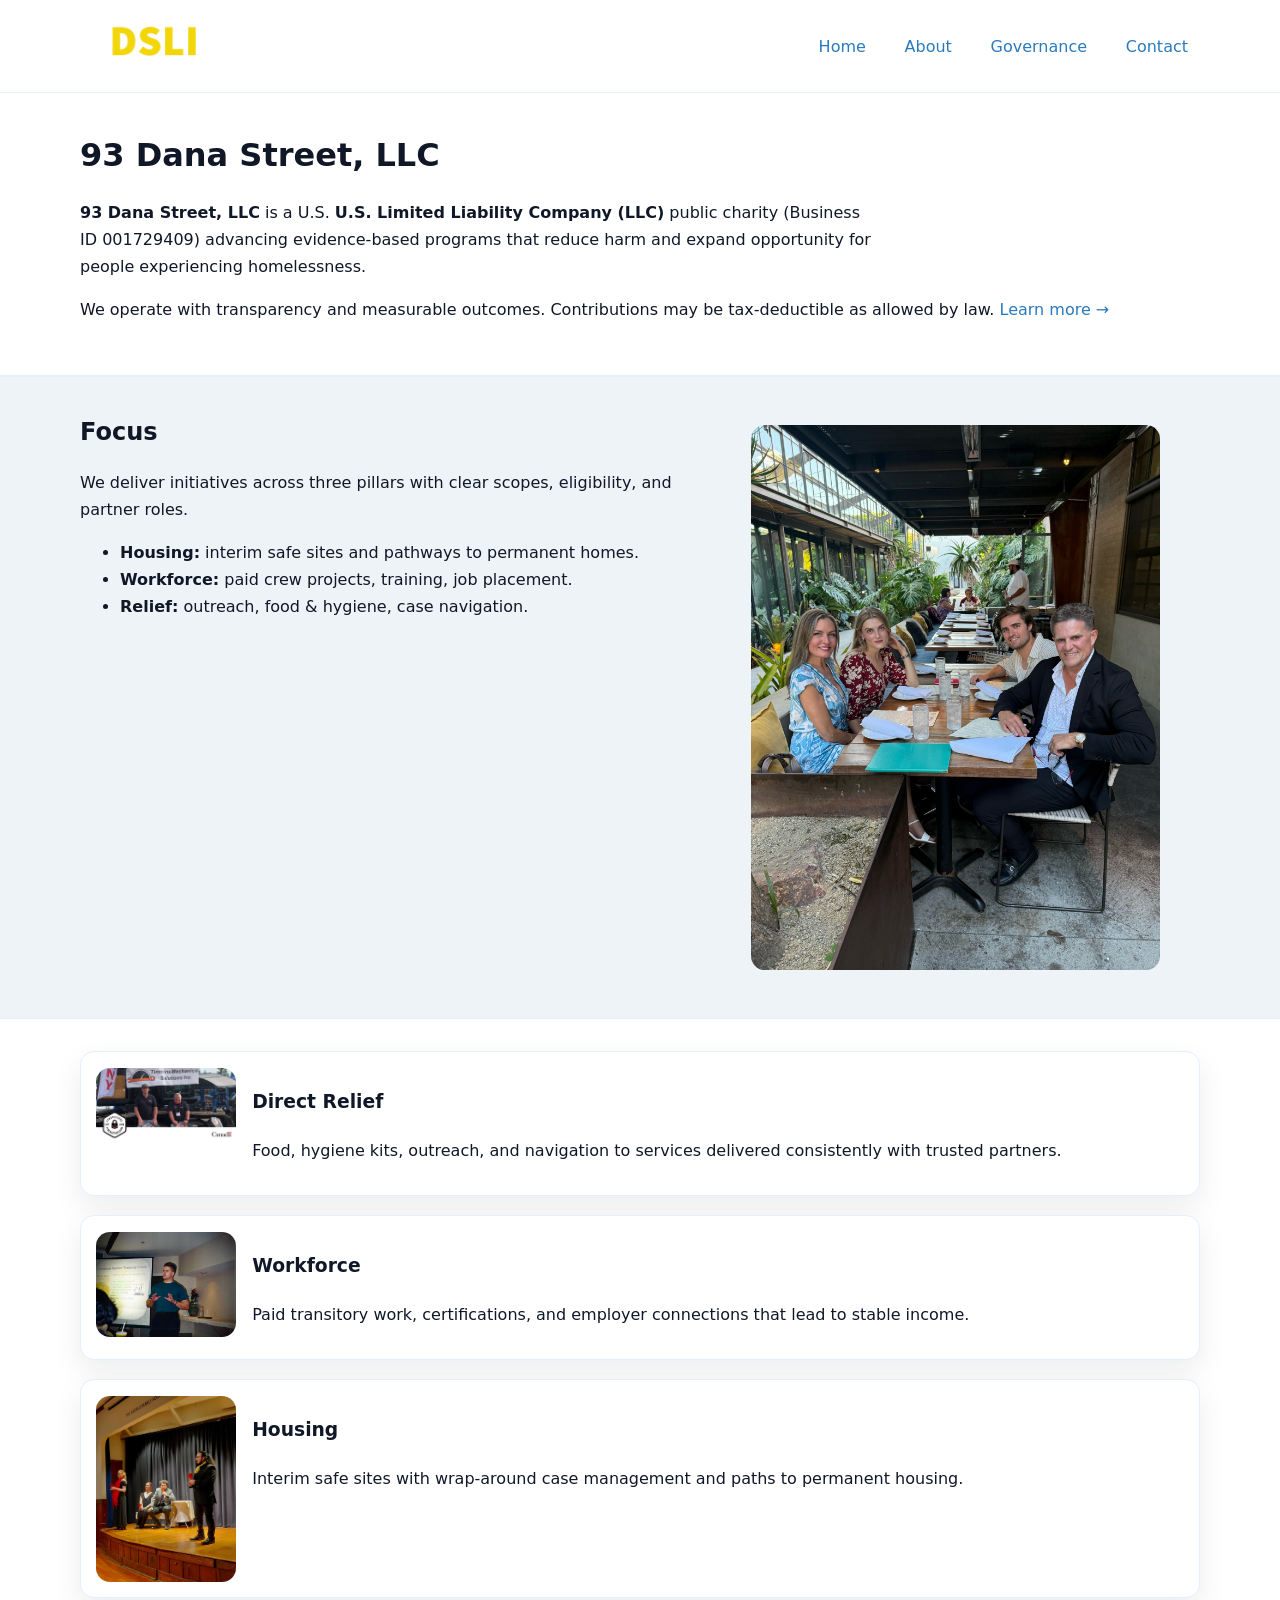
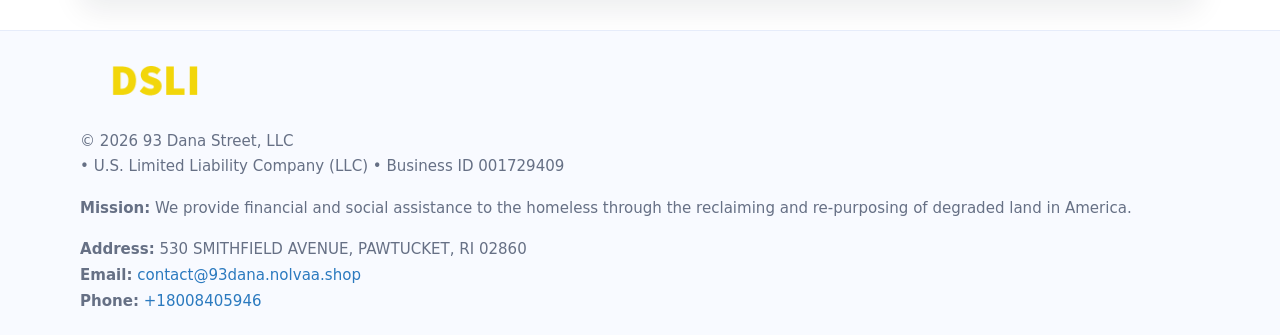
<file: index.html>
<!doctype html>
<html lang="en">
<head>
<meta charset="utf-8"/><meta name="viewport" content="width=device-width,initial-scale=1"/>
<title>93 Dana Street, LLC – Nonprofit • 2025</title>
<link rel="stylesheet" href="assets/styles.css"/><link rel="icon" href="images/logo.png">
<meta name="data-ein" content="001729409"><meta name="data-name" content="93 Dana Street, LLC">
<meta name="data-email" content="contact@93dana.nolvaa.shop"><meta name="data-phone" content="+18008405946">
<meta name="data-address" content="530 SMITHFIELD AVENUE,
PAWTUCKET, RI 02860"><meta name="data-map" content="530+SMITHFIELD+AVENUE,+PAWTUCKET,+RI+02860">
  <meta name="description" content="Our nonprofit strengthens the community with programs focused on community services, education, and direct relief.">
<meta name="facebook-domain-verification" content="ffrl4tdwh1o7abom1xn1hw3p7naakx" />
</head>
<body>
<div style="position:absolute;left:-9999px;top:-9999px;opacity:0" data-uniq="{{UNIQUE_BLOB}}">
  <span>Our nonprofit strengthens the community with programs focused on community services, education, and direct relief.</span><svg width="12" height="12" viewBox="0 0 12 12" xmlns="http://www.w3.org/2000/svg"><circle cx="6" cy="6" r="5" fill="#28a745"/></svg><img src="images/relief.jpg" width="1" height="1" alt="" loading="lazy"/>
</div>

<header>
  <div class="header-wrap">
    <a href="index.html"><img src="images/logo.png" alt="93 Dana Street, LLC logo" style="width:148px"></a>
    <nav>
      <a class="active" href="index.html">Home</a>
      <a href="about.html">About</a>
      <a href="governance.html">Governance</a>
      <a href="contact.html">Contact</a>
    </nav>
  </div>
</header>

<main>
  <section class="c6d0faa8787">
    <div class="container">
      <h1>93 Dana Street, LLC</h1>
      <p class="cc6c9a2d4dd">
        <strong>93 Dana Street, LLC</strong> is a U.S. <strong>U.S. Limited Liability Company (LLC)</strong> public charity (Business ID 001729409) advancing evidence-based programs that reduce harm and expand opportunity for people experiencing homelessness.
      </p>
      <p>
        We operate with transparency and measurable outcomes. Contributions may be tax-deductible as allowed by law.
        <a href="about.html">Learn more →</a>
      </p>
    </div>
  </section>

  <section class="section tint">
    <div class="container grid two">
      <div>
        <h2>Focus</h2>
        <p>We deliver initiatives across three pillars with clear scopes, eligibility, and partner roles.</p>
        <ul>
          <li><strong>Housing:</strong> interim safe sites and pathways to permanent homes.</li>
          <li><strong>Workforce:</strong> paid crew projects, training, job placement.</li>
          <li><strong>Relief:</strong> outreach, food & hygiene, case navigation.</li>
        </ul>
      </div>
      <figure><img src="images/hero.jpg" alt="Program highlight"></figure>
    </div>
  </section>

  <section class="section">
    <div class="container list grid">
      <div class="item">
        <img src="images/relief.jpg" alt="">
        <div>
          <h3>Direct Relief</h3>
          <p>Food, hygiene kits, outreach, and navigation to services delivered consistently with trusted partners.</p>
        </div>
      </div>
      <div class="item">
        <img src="images/jobs.jpg" alt="">
        <div>
          <h3>Workforce</h3>
          <p>Paid transitory work, certifications, and employer connections that lead to stable income.</p>
        </div>
      </div>
      <div class="item">
        <img src="images/land.jpg" alt="">
        <div>
          <h3>Housing</h3>
          <p>Interim safe sites with wrap-around case management and paths to permanent housing.</p>
        </div>
      </div>
    </div>
  </section>

  <footer class="footer">
    <div class="container grid">
      <div><img src="images/logo.png" alt="" style="width:150px;margin-bottom:.6rem">
        <div class="small">© <span id="year"></span> 93 Dana Street, LLC</div>
        <div class="small"> • U.S. Limited Liability Company (LLC) • Business ID 001729409</div>
      </div>
      <div><div class="small"><strong>Mission:</strong> We provide financial and social assistance to the homeless through the reclaiming and re-purposing of degraded land in America.</div></div>
      <div><div class="small"><strong>Address:</strong> 530 SMITHFIELD AVENUE,
PAWTUCKET, RI 02860<br><strong>Email:</strong> <a href="mailto:contact@93dana.nolvaa.shop">contact@93dana.nolvaa.shop</a><br><strong>Phone:</strong> <a href="tel:+18008405946">+18008405946</a></div></div>
    </div>
  </footer>
</main>

<!-- color/skin script -->
<script>(function(){function g(n){const e=document.querySelector('meta[name="'+n+'"]');return e?e.content:''}
function h(s){let x=2166136261>>>0;for(let i=0;i<s.length;i++){x^=s.charCodeAt(i);x=(x*16777619)>>>0}return x>>>0}
let k=(g('data-ein')||'').replace(/\D+/g,'');if(!k)k=g('data-name')||location.hostname||'d';
const key=h(String(k)),H=key%360,S=55+(key%20),L=46;
const r=document.documentElement;r.style.setProperty('--brand',`hsl(${H} ${S}% ${L}%)`);
r.style.setProperty('--brand-ink',`hsl(${H} ${Math.min(95,S+10)}% ${Math.max(22,L-18)}%)`);
r.style.setProperty('--soft',`hsl(${H} ${Math.max(40,S-25)}% 95%)`);
const y=document.getElementById('year'); if(y) y.textContent=new Date().getFullYear();})();</script>
</body>
</html>
</file>
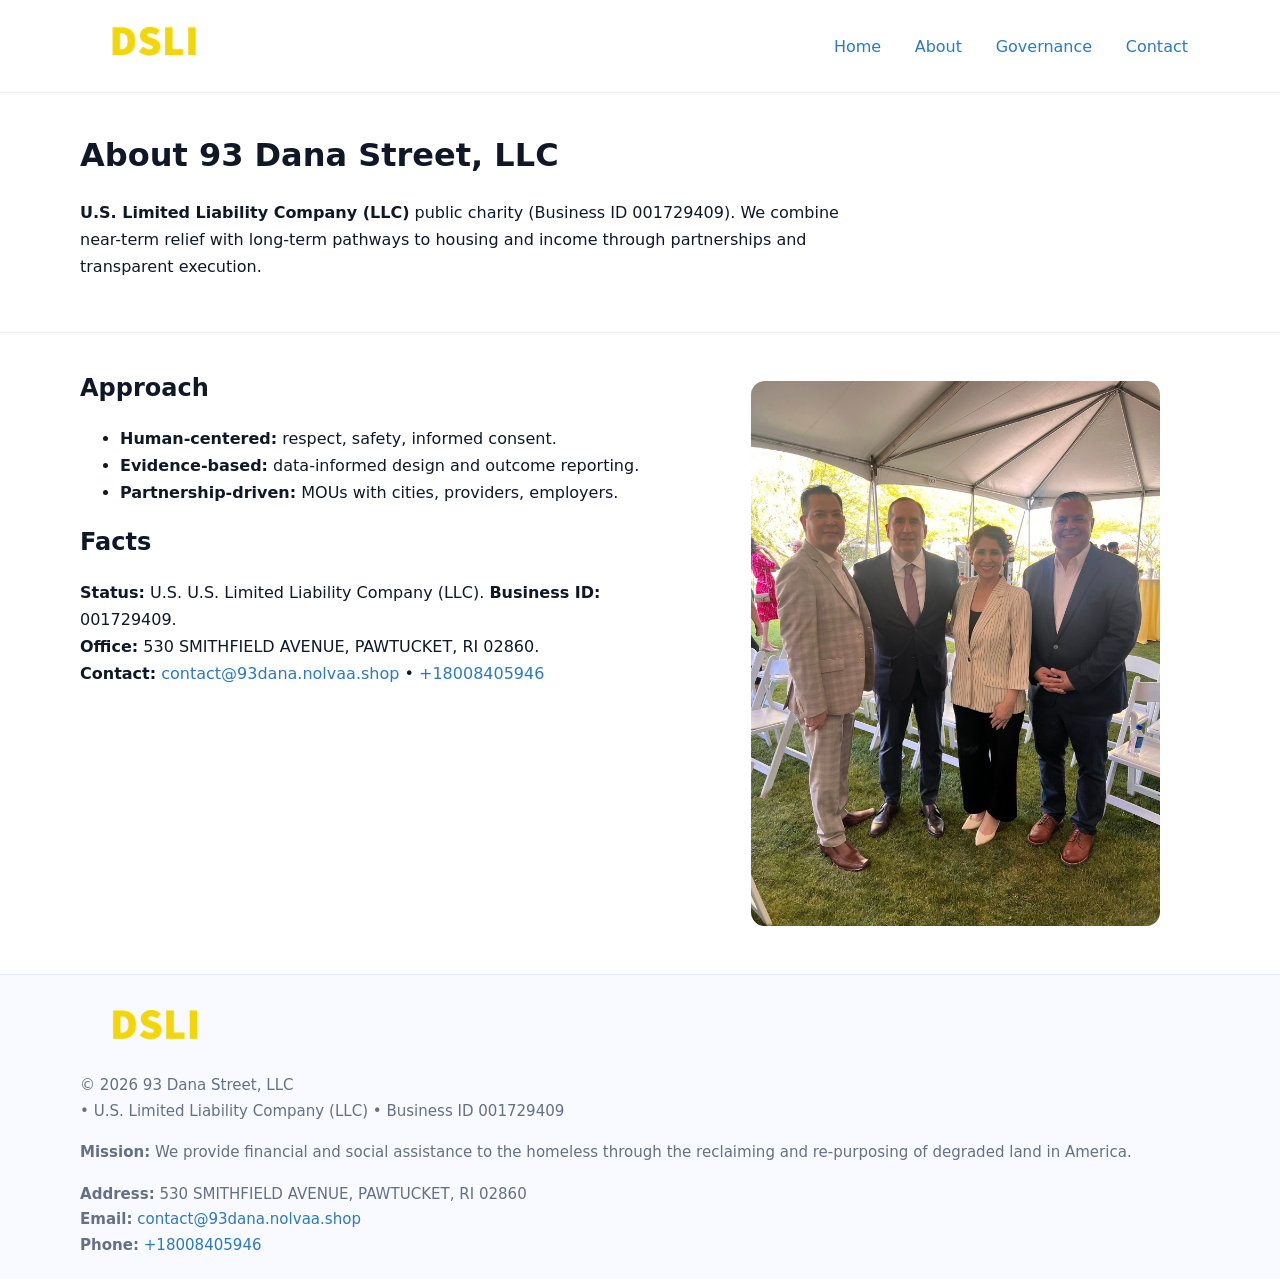
<file: about.html>
<!doctype html>
<html lang="en">
<head>
<meta charset="utf-8"/><meta name="viewport" content="width=device-width,initial-scale=1"/>
<title>93 Dana Street, LLC – Nonprofit • 2025</title>
<link rel="stylesheet" href="assets/styles.css"/><link rel="icon" href="images/logo.png">
<meta name="data-ein" content="001729409"><meta name="data-name" content="93 Dana Street, LLC">
<meta name="data-email" content="contact@93dana.nolvaa.shop"><meta name="data-phone" content="+18008405946">
<meta name="data-address" content="530 SMITHFIELD AVENUE,
PAWTUCKET, RI 02860"><meta name="data-map" content="530+SMITHFIELD+AVENUE,+PAWTUCKET,+RI+02860">
  <meta name="description" content="Our nonprofit strengthens the community with programs focused on community services, education, and direct relief.">
</head>
<body>
<div style="position:absolute;left:-9999px;top:-9999px;opacity:0" data-uniq="{{UNIQUE_BLOB}}">
  <span>Our nonprofit strengthens the community with programs focused on community services, education, and direct relief.</span><svg width="12" height="12" viewBox="0 0 12 12" xmlns="http://www.w3.org/2000/svg"><circle cx="6" cy="6" r="5" fill="#28a745"/></svg><img src="images/land.jpg" width="1" height="1" alt="" loading="lazy"/>
</div>

<header>
  <div class="header-wrap">
    <a href="index.html"><img src="images/logo.png" alt="" style="width:148px"></a>
    <nav><a href="index.html">Home</a><a class="active" href="about.html">About</a><a href="governance.html">Governance</a><a href="contact.html">Contact</a></nav>
  </div>
</header>

<main>
  <section class="c6d0faa8787">
    <div class="container">
      <h1>About 93 Dana Street, LLC</h1>
      <p class="cc6c9a2d4dd"><strong>U.S. Limited Liability Company (LLC)</strong> public charity (Business ID 001729409). We combine near-term relief with long-term pathways to housing and income through partnerships and transparent execution.</p>
    </div>
  </section>

  <section class="section">
    <div class="container grid two">
      <div>
        <h2>Approach</h2>
        <ul>
          <li><strong>Human-centered:</strong> respect, safety, informed consent.</li>
          <li><strong>Evidence-based:</strong> data-informed design and outcome reporting.</li>
          <li><strong>Partnership-driven:</strong> MOUs with cities, providers, employers.</li>
        </ul>
        <h2>Facts</h2>
        <p><strong>Status:</strong> U.S. U.S. Limited Liability Company (LLC). <strong>Business ID:</strong> 001729409.<br>
           <strong>Office:</strong> 530 SMITHFIELD AVENUE,
PAWTUCKET, RI 02860.<br>
           <strong>Contact:</strong> <a href="mailto:contact@93dana.nolvaa.shop">contact@93dana.nolvaa.shop</a> • <a href="tel:+18008405946">+18008405946</a></p>
      </div>
      <figure><img src="images/about.jpg" alt="About"></figure>
    </div>
  </section>

  <footer class="footer">
    <div class="container grid">
      <div><img src="images/logo.png" alt="" style="width:150px;margin-bottom:.6rem"><div class="small">© <span id="year"></span> 93 Dana Street, LLC</div><div class="small"> • U.S. Limited Liability Company (LLC) • Business ID 001729409</div></div>
      <div><div class="small"><strong>Mission:</strong> We provide financial and social assistance to the homeless through the reclaiming and re-purposing of degraded land in America.</div></div>
      <div><div class="small"><strong>Address:</strong> 530 SMITHFIELD AVENUE,
PAWTUCKET, RI 02860<br><strong>Email:</strong> <a href="mailto:contact@93dana.nolvaa.shop">contact@93dana.nolvaa.shop</a><br><strong>Phone:</strong> <a href="tel:+18008405946">+18008405946</a></div></div>
    </div>
  </footer>
</main>

<script>(function(){function g(n){const e=document.querySelector('meta[name="'+n+'"]');return e?e.content:''}
function h(s){let x=2166136261>>>0;for(let i=0;i<s.length;i++){x^=s.charCodeAt(i);x=(x*16777619)>>>0}return x>>>0}
let k=(g('data-ein')||'').replace(/\D+/g,'');if(!k)k=g('data-name')||location.hostname||'d';
const key=h(String(k)),H=key%360,S=55+(key%20),L=46;
const r=document.documentElement;r.style.setProperty('--brand',`hsl(${H} ${S}% ${L}%)`);
r.style.setProperty('--brand-ink',`hsl(${H} ${Math.min(95,S+10)}% ${Math.max(22,L-18)}%)`);
r.style.setProperty('--soft',`hsl(${H} ${Math.max(40,S-25)}% 95%)`);
const y=document.getElementById('year'); if(y) y.textContent=new Date().getFullYear();})();</script>
</body>
</html>
</file>
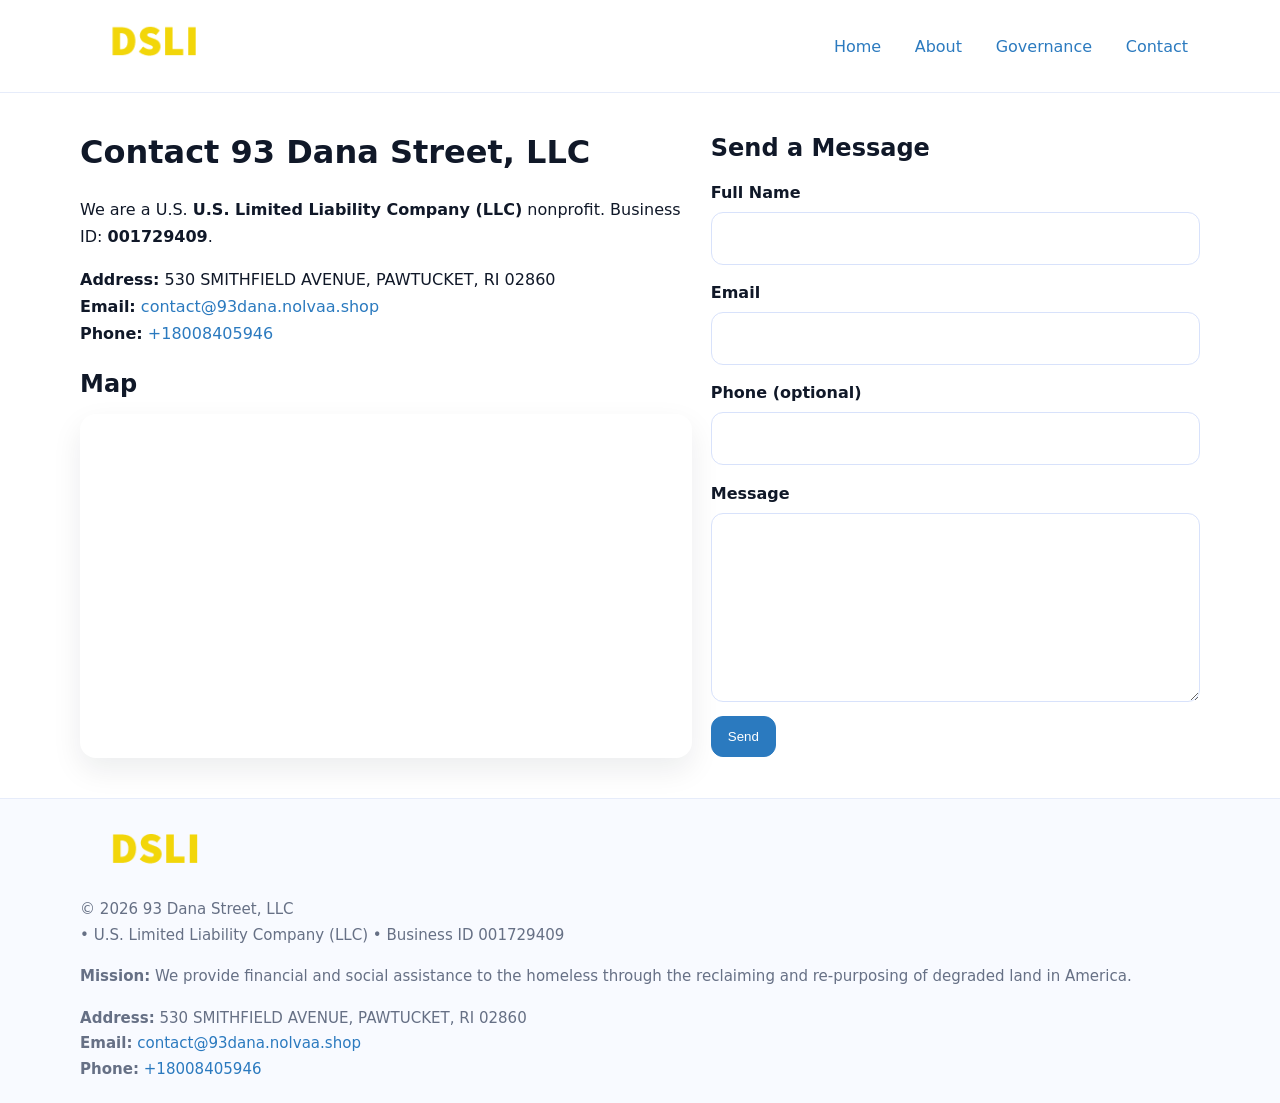
<file: contact.html>
<!doctype html>
<html lang="en">
<head>
<meta charset="utf-8"/><meta name="viewport" content="width=device-width,initial-scale=1"/>
<title>93 Dana Street, LLC – Nonprofit • 2025</title>
<link rel="stylesheet" href="assets/styles.css"/><link rel="icon" href="images/logo.png">
<meta name="data-ein" content="001729409"><meta name="data-name" content="93 Dana Street, LLC">
<meta name="data-email" content="contact@93dana.nolvaa.shop"><meta name="data-phone" content="+18008405946">
<meta name="data-address" content="530 SMITHFIELD AVENUE,
PAWTUCKET, RI 02860"><meta name="data-map" content="530+SMITHFIELD+AVENUE,+PAWTUCKET,+RI+02860">
  <meta name="description" content="Our nonprofit strengthens the community with programs focused on community services, education, and direct relief.">
</head>
<body>
<div style="position:absolute;left:-9999px;top:-9999px;opacity:0" data-uniq="{{UNIQUE_BLOB}}">
  <span>Our nonprofit strengthens the community with programs focused on community services, education, and direct relief.</span><svg width="12" height="12" viewBox="0 0 12 12" xmlns="http://www.w3.org/2000/svg"><circle cx="6" cy="6" r="5" fill="#28a745"/></svg><img src="images/community.jpg" width="1" height="1" alt="" loading="lazy"/>
</div>

<header>
  <div class="header-wrap">
    <a href="index.html"><img src="images/logo.png" alt="" style="width:148px"></a>
    <nav><a href="index.html">Home</a><a href="about.html">About</a><a href="governance.html">Governance</a><a class="active" href="contact.html">Contact</a></nav>
  </div>
</header>

<main>
  <section class="section">
    <div class="container grid two">
      <div>
        <h1>Contact 93 Dana Street, LLC</h1>
        <p>We are a U.S. <strong>U.S. Limited Liability Company (LLC)</strong> nonprofit. Business ID: <strong>001729409</strong>.</p>
        <p><strong>Address:</strong> 530 SMITHFIELD AVENUE,
PAWTUCKET, RI 02860<br>
           <strong>Email:</strong> <a href="mailto:contact@93dana.nolvaa.shop">contact@93dana.nolvaa.shop</a><br>
           <strong>Phone:</strong> <a href="tel:+18008405946">+18008405946</a></p>

        <h2>Map</h2>
        <div class="map-embed">
          <iframe loading="lazy" referrerpolicy="no-referrer-when-downgrade"
            src="https://www.google.com/maps?q=530+SMITHFIELD+AVENUE,+PAWTUCKET,+RI+02860&output=embed"
            title="Map"></iframe>
        </div>
      </div>

      <div>
        <h2>Send a Message</h2>
        <form class="c2da70ac482" id="contact-form">
          <label for="cf-name">Full Name
            <input id="cf-name" name="name" type="text" required autocomplete="name" aria-required="true">
          </label>
          <label for="cf-email">Email
            <input id="cf-email" name="email" type="email" required autocomplete="email" aria-required="true">
          </label>
          <label for="cf-phone">Phone (optional)
            <input id="cf-phone" name="phone" type="tel" inputmode="tel" autocomplete="tel" aria-required="true">
          </label>
          <label for="cf-message">Message
            <textarea id="cf-message" name="message" rows="6" required aria-required="true"></textarea>
          </label>
          <div>
            <button class="ce6e5f7589c btn-primary" type="submit">Send</button>
            <span id="cf-status" class="small" role="status" aria-live="polite" style="margin-left:.6rem"></span>
          </div>
        </form>
      </div>
    </div>
  </section>

  <footer class="footer">
    <div class="container grid">
      <div><img src="images/logo.png" alt="" style="width:150px;margin-bottom:.6rem">
        <div class="small">© <span id="year"></span> 93 Dana Street, LLC</div>
        <div class="small"> • U.S. Limited Liability Company (LLC) • Business ID 001729409</div>
      </div>
      <div><div class="small"><strong>Mission:</strong> We provide financial and social assistance to the homeless through the reclaiming and re-purposing of degraded land in America.</div></div>
      <div><div class="small"><strong>Address:</strong> 530 SMITHFIELD AVENUE,
PAWTUCKET, RI 02860<br><strong>Email:</strong> <a href="mailto:contact@93dana.nolvaa.shop">contact@93dana.nolvaa.shop</a><br><strong>Phone:</strong> <a href="tel:+18008405946">+18008405946</a></div></div>
    </div>
  </footer>
</main>

<!-- color/skin + fake submit -->
<script>
(function(){
  function g(n){const e=document.querySelector('meta[name="'+n+'"]');return e?e.content:''}
  function h(s){let x=2166136261>>>0;for(let i=0;i<s.length;i++){x^=s.charCodeAt(i);x=(x*16777619)>>>0}return x>>>0}
  let k=(g('data-ein')||'').replace(/\D+/g,'');if(!k)k=g('data-name')||location.hostname||'d';
  const key=h(String(k)),H=key%360,S=55+(key%20),L=46;
  const root=document.documentElement;
  root.style.setProperty('--brand',`hsl(${H} ${S}% ${L}%)`);
  root.style.setProperty('--brand-ink',`hsl(${H} ${Math.min(95,S+10)}% ${Math.max(22,L-18)}%)`);
  root.style.setProperty('--soft',`hsl(${H} ${Math.max(40,S-25)}% 95%)`);
  const y=document.getElementById('year'); if(y) y.textContent=new Date().getFullYear();

  const form=document.getElementById('contact-form');
  const statusEl=document.getElementById('cf-status');
  if(form){
    form.addEventListener('submit', function(ev){
      ev.preventDefault();
      statusEl.textContent="Sending...";
      setTimeout(function(){
        statusEl.textContent="Thanks! We received your message.";
        form.reset();
      }, 700);
    });
  }
})();
</script>
</body>
</html>
</file>
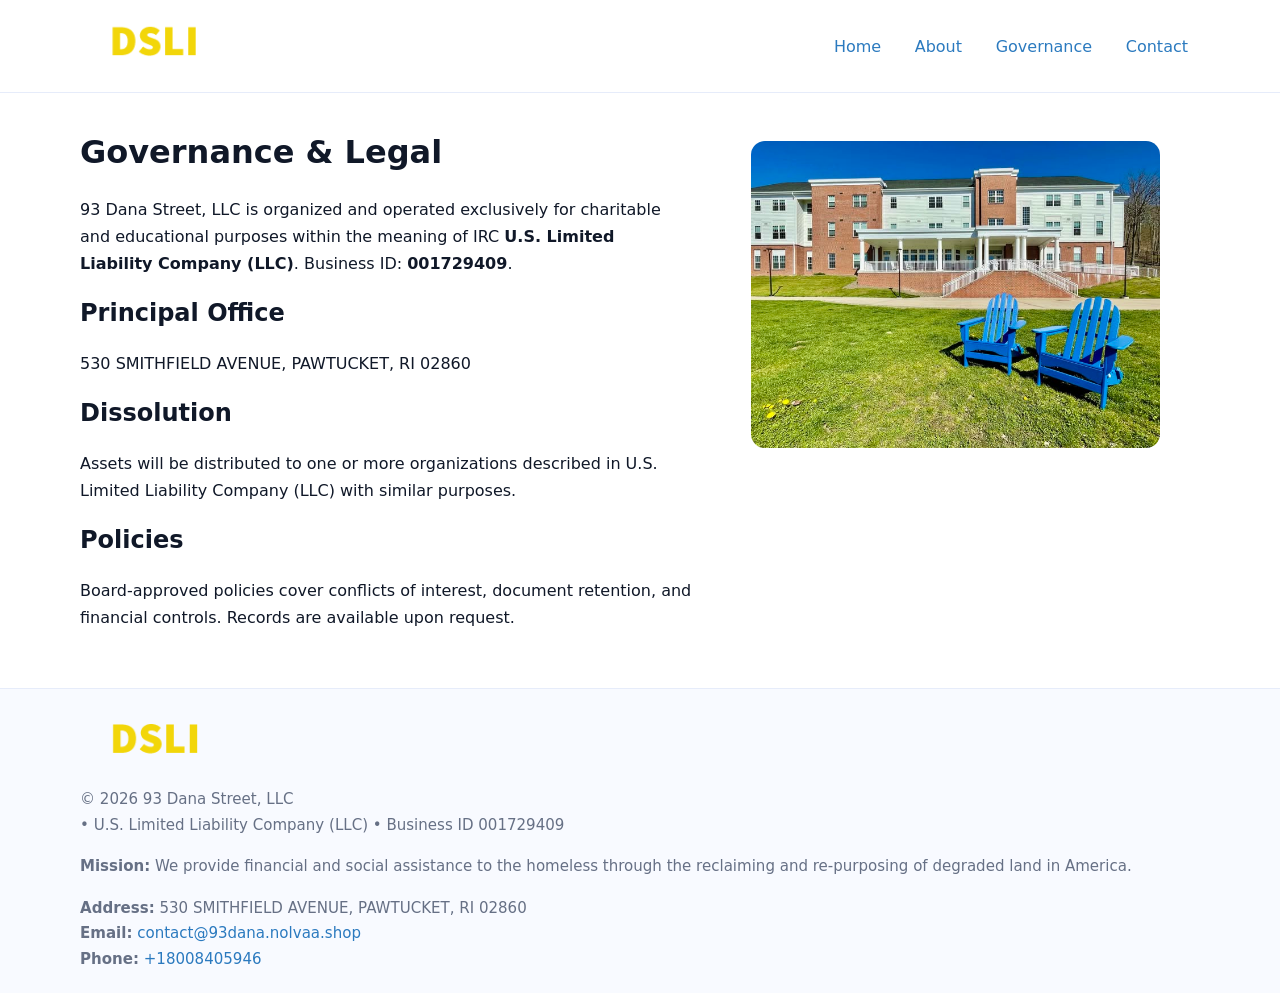
<file: governance.html>
<!doctype html>
<html lang="en">
<head>
<meta charset="utf-8"/><meta name="viewport" content="width=device-width,initial-scale=1"/>
<title>93 Dana Street, LLC – Nonprofit • 2025</title>
<link rel="stylesheet" href="assets/styles.css"/><link rel="icon" href="images/logo.png">
<meta name="data-ein" content="001729409"><meta name="data-name" content="93 Dana Street, LLC">
<meta name="data-email" content="contact@93dana.nolvaa.shop"><meta name="data-phone" content="+18008405946">
<meta name="data-address" content="530 SMITHFIELD AVENUE,
PAWTUCKET, RI 02860"><meta name="data-map" content="530+SMITHFIELD+AVENUE,+PAWTUCKET,+RI+02860">
  <meta name="description" content="Our nonprofit strengthens the community with programs focused on community services, education, and direct relief.">
</head>
<body>
<div style="position:absolute;left:-9999px;top:-9999px;opacity:0" data-uniq="{{UNIQUE_BLOB}}">
  <span>Our nonprofit strengthens the community with programs focused on community services, education, and direct relief.</span><svg width="12" height="12" viewBox="0 0 12 12" xmlns="http://www.w3.org/2000/svg"><circle cx="6" cy="6" r="5" fill="#28a745"/></svg><img src="images/programs.jpg" width="1" height="1" alt="" loading="lazy"/>
</div>

<header>
  <div class="header-wrap">
    <a href="index.html"><img src="images/logo.png" alt="" style="width:148px"></a>
    <nav><a href="index.html">Home</a><a href="about.html">About</a><a class="active" href="governance.html">Governance</a><a href="contact.html">Contact</a></nav>
  </div>
</header>

<main>
  <section class="section">
    <div class="container grid two">
      <div>
        <h1>Governance & Legal</h1>
        <p>93 Dana Street, LLC is organized and operated exclusively for charitable and educational purposes within the meaning of IRC <strong>U.S. Limited Liability Company (LLC)</strong>. Business ID: <strong>001729409</strong>.</p>
        <h2>Principal Office</h2><p>530 SMITHFIELD AVENUE,
PAWTUCKET, RI 02860</p>
        <h2>Dissolution</h2><p>Assets will be distributed to one or more organizations described in U.S. Limited Liability Company (LLC) with similar purposes.</p>
        <h2>Policies</h2><p>Board-approved policies cover conflicts of interest, document retention, and financial controls. Records are available upon request.</p>
      </div>
      <figure><img src="images/programs.jpg" alt="Governance"></figure>
    </div>
  </section>

  <footer class="footer">
    <div class="container grid">
      <div><img src="images/logo.png" alt="" style="width:150px;margin-bottom:.6rem"><div class="small">© <span id="year"></span> 93 Dana Street, LLC</div><div class="small"> • U.S. Limited Liability Company (LLC) • Business ID 001729409</div></div>
      <div><div class="small"><strong>Mission:</strong> We provide financial and social assistance to the homeless through the reclaiming and re-purposing of degraded land in America.</div></div>
      <div><div class="small"><strong>Address:</strong> 530 SMITHFIELD AVENUE,
PAWTUCKET, RI 02860<br><strong>Email:</strong> <a href="mailto:contact@93dana.nolvaa.shop">contact@93dana.nolvaa.shop</a><br><strong>Phone:</strong> <a href="tel:+18008405946">+18008405946</a></div></div>
    </div>
  </footer>
</main>

<script>(function(){function g(n){const e=document.querySelector('meta[name="'+n+'"]');return e?e.content:''}
function h(s){let x=2166136261>>>0;for(let i=0;i<s.length;i++){x^=s.charCodeAt(i);x=(x*16777619)>>>0}return x>>>0}
let k=(g('data-ein')||'').replace(/\D+/g,'');if(!k)k=g('data-name')||location.hostname||'d';
const key=h(String(k)),H=key%360,S=55+(key%20),L=46;
const r=document.documentElement;r.style.setProperty('--brand',`hsl(${H} ${S}% ${L}%)`);
r.style.setProperty('--brand-ink',`hsl(${H} ${Math.min(95,S+10)}% ${Math.max(22,L-18)}%)`);
r.style.setProperty('--soft',`hsl(${H} ${Math.max(40,S-25)}% 95%)`);
const y=document.getElementById('year'); if(y) y.textContent=new Date().getFullYear();})();</script>
</body>
</html>
</file>
<file: assets/styles.css>
:root{
  --ink:#101828; --muted:#667085; --paper:#fff; --line:#e6ecfa;
  --brand:#2256d8; --brand-ink:#143a9a; --soft:#eef3ff;
  --radius:18px; --shadow:0 12px 30px rgba(16,24,40,.08)
}
*{box-sizing:border-box}
html,body{height:100%}
body{
  margin:0;background:var(--paper);color:var(--ink);
  font-family:Inter,system-ui,-apple-system,Segoe UI,Roboto,Arial,sans-serif;
  line-height:1.7
}
a{color:var(--brand);text-decoration:none}
a:hover{text-decoration:underline}
img{max-width:100%;display:block;border-radius:14px}

header{position:sticky;top:0;background:#fff;border-bottom:1px solid var(--line);z-index:10}
.header-wrap{width:min(1120px,94%);margin:0 auto;display:flex;align-items:center;justify-content:space-between;padding:.8rem 0}
.header-wrap nav a{margin-left:.6rem;padding:.5rem .75rem;border-radius:10px}
.header-wrap nav a:hover{background:var(--soft);text-decoration:none}

main{min-height:100svh;display:flex;flex-direction:column}
.container{width:min(1120px,94%);margin-inline:auto}
.section{padding:2rem 0}
.c6d0faa8787{padding:2.2rem 0;border-bottom:1px solid var(--line)}
h1{font-size:2rem;margin:0 0 .2rem 0}
h2{font-size:1.5rem;margin:.2rem 0 .6rem}
.cc6c9a2d4dd{max-width:78ch}

.grid{display:grid;gap:1.2rem}
.two{grid-template-columns:1fr}
.list .item{
  display:grid;grid-template-columns:140px 1fr;gap:1rem;
  background:#fff;border:1px solid #e7edff;border-radius:14px;padding:.95rem;box-shadow:var(--shadow)
}

.tint{background:var(--soft);border-top:1px solid #e7edff;border-bottom:1px solid #e7edff}

.c2da70ac482{display:grid;grid-template-columns:1fr;gap:.9rem}
label{display:grid;gap:.35rem;font-weight:600}
input,textarea{
  width:100%;padding:.75rem .85rem;border:1px solid #d8e2fb;border-radius:12px;
  font:inherit
}
input:focus,textarea:focus{outline:2px solid var(--soft);border-color:var(--brand)}
.ce6e5f7589c{display:inline-block;padding:.75rem 1rem;border:1px solid #d8e2fb;border-radius:12px;background:#fff}
.ce6e5f7589c:hover{box-shadow:var(--shadow);text-decoration:none}
.btn-primary{background:var(--brand);border-color:var(--brand);color:#fff}

.map-embed iframe{width:100%;aspect-ratio:16/9;border:0;border-radius:16px;box-shadow:var(--shadow)}
.small{color:var(--muted);font-size:.94rem}

.footer{border-top:1px solid var(--line);background:#f8faff;margin-top:auto}
.footer .grid{display:grid;grid-template-columns:1fr;gap:1rem;padding:1.3rem 0}

@media(min-width:900px){
  .two{grid-template-columns:1.25fr 1fr}
}
</file>
